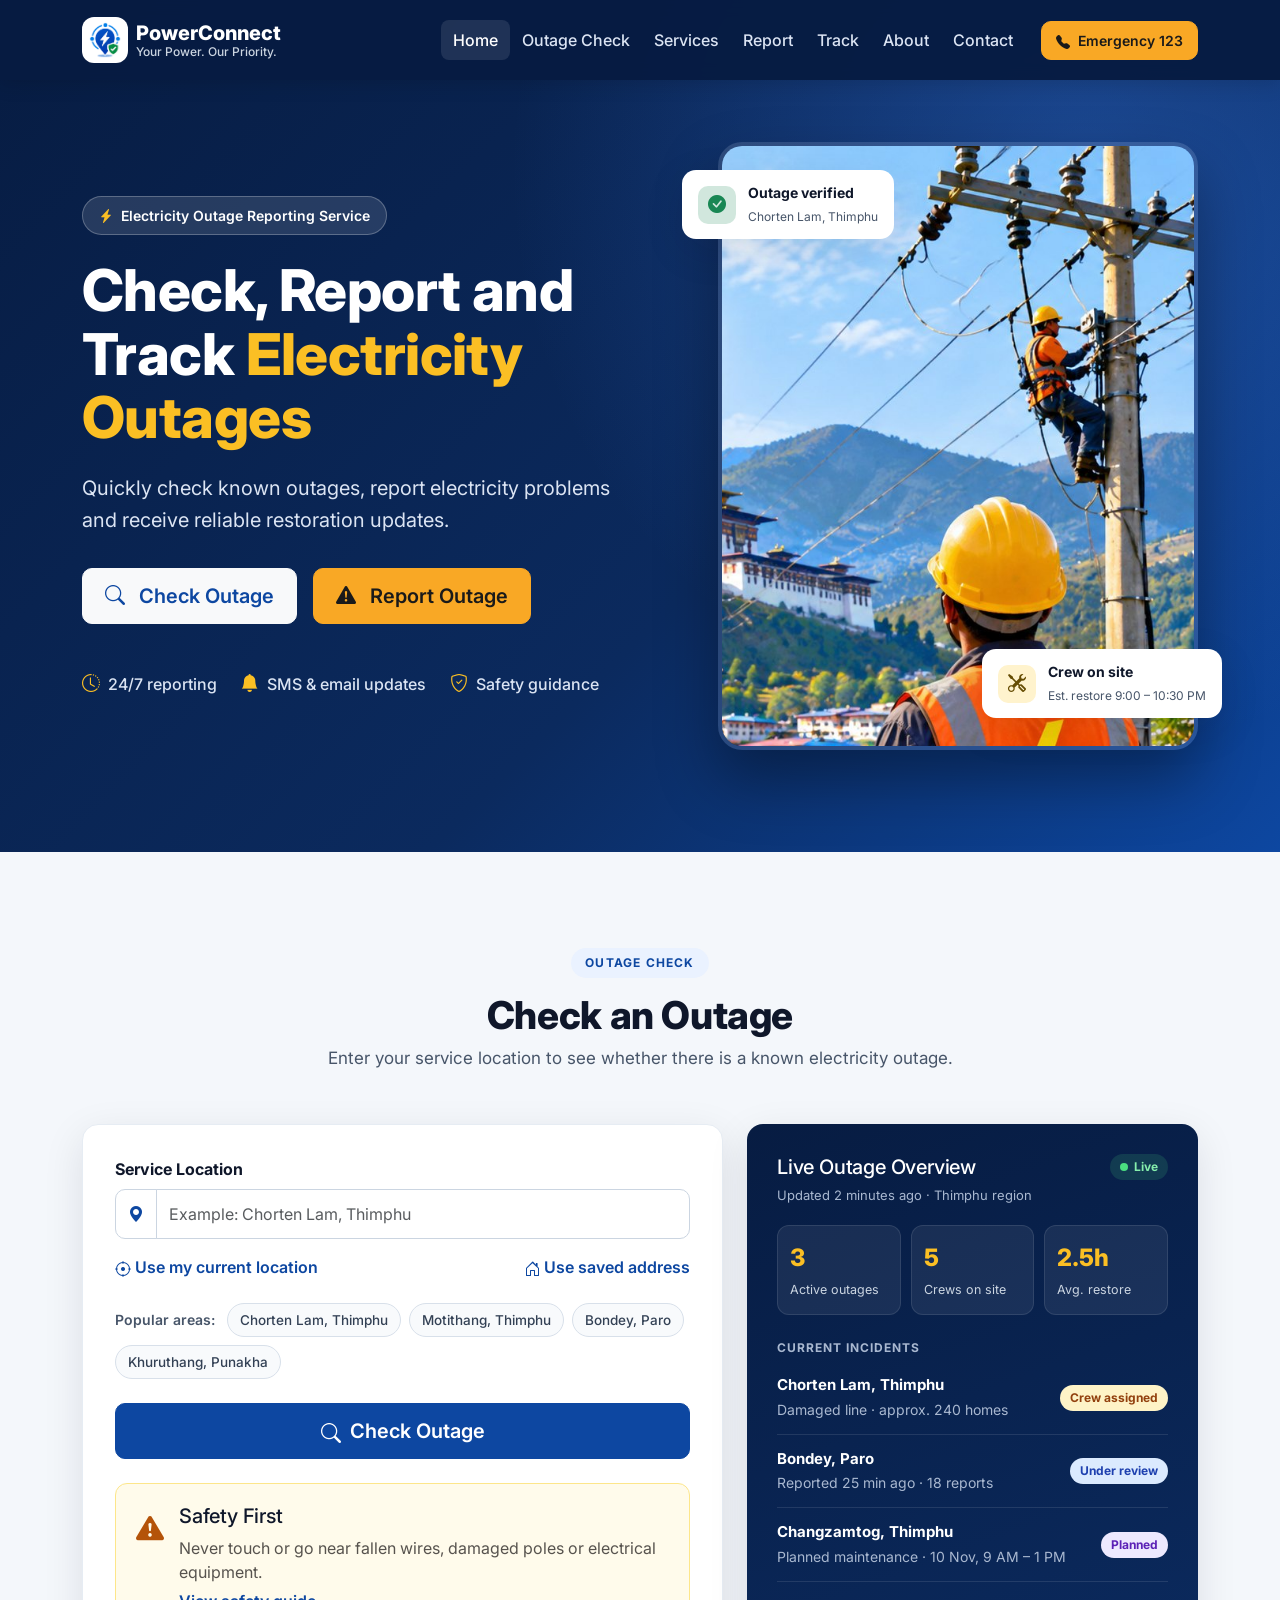
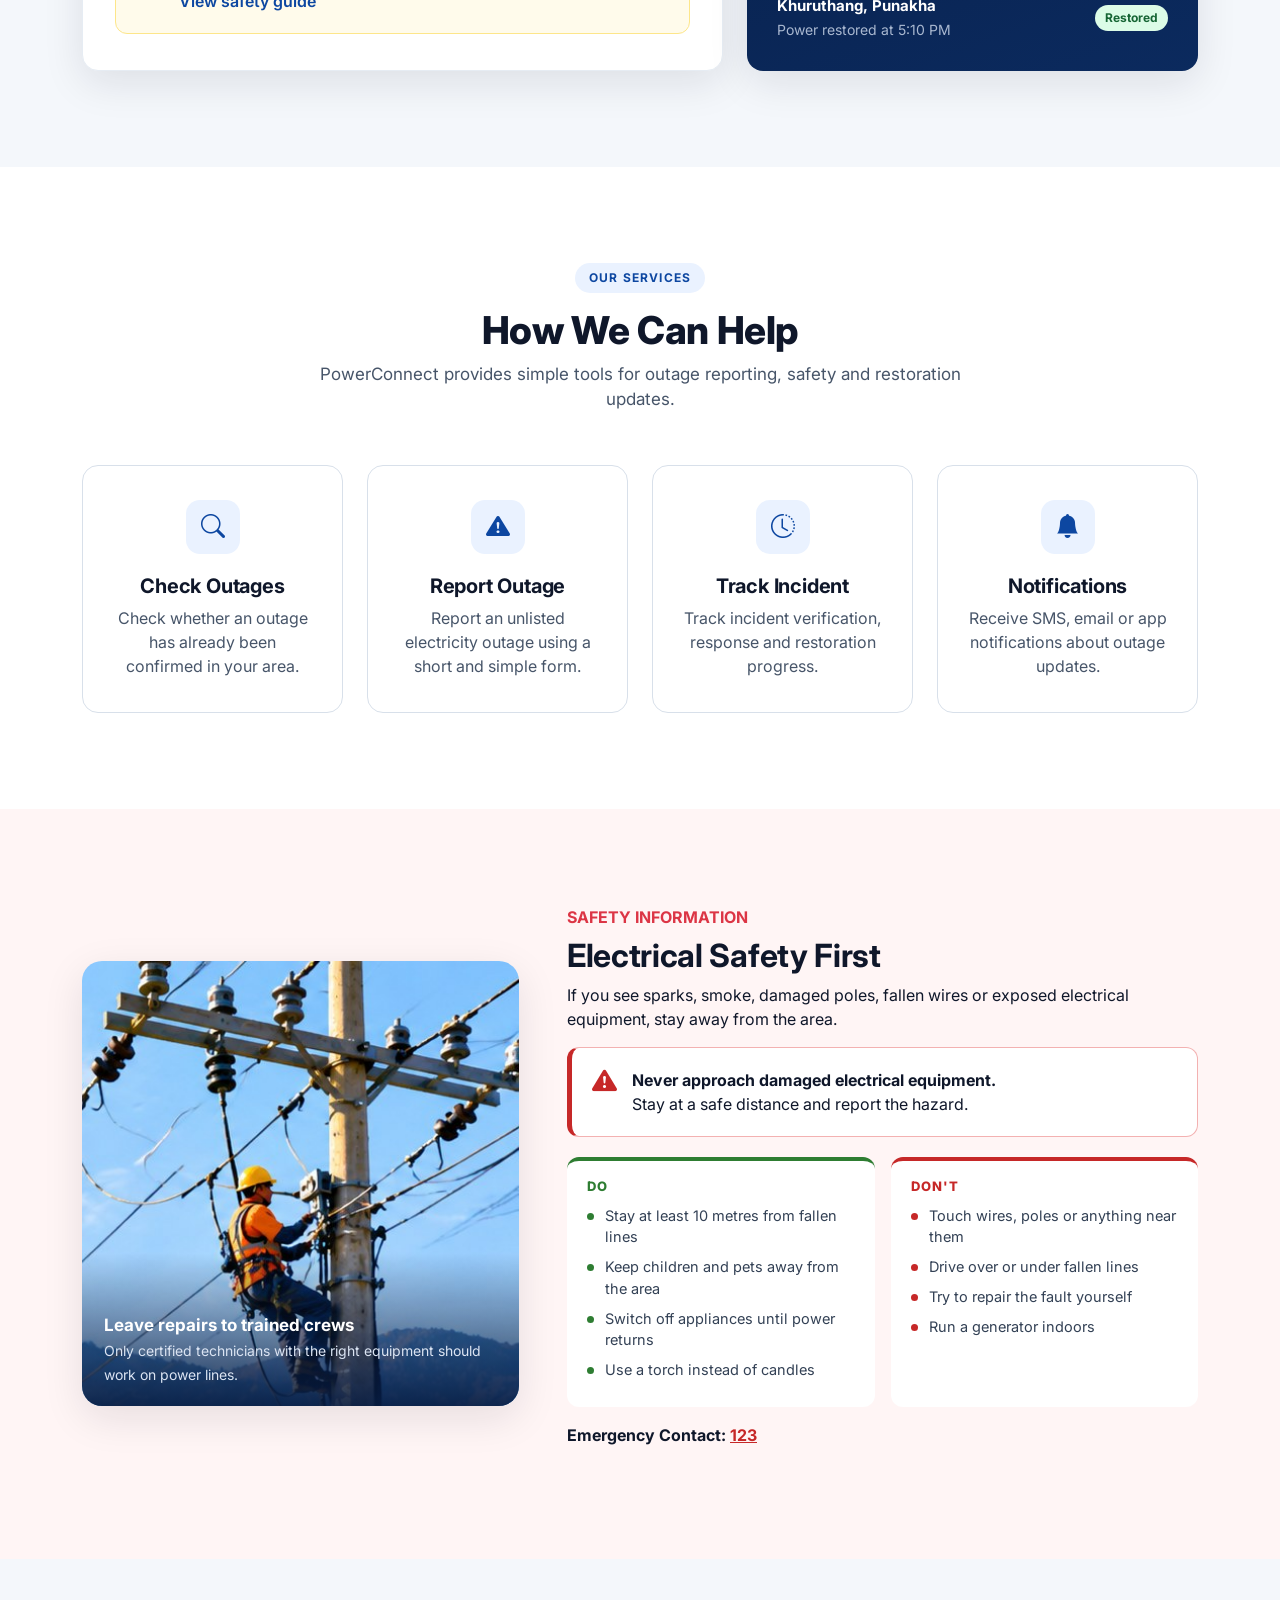
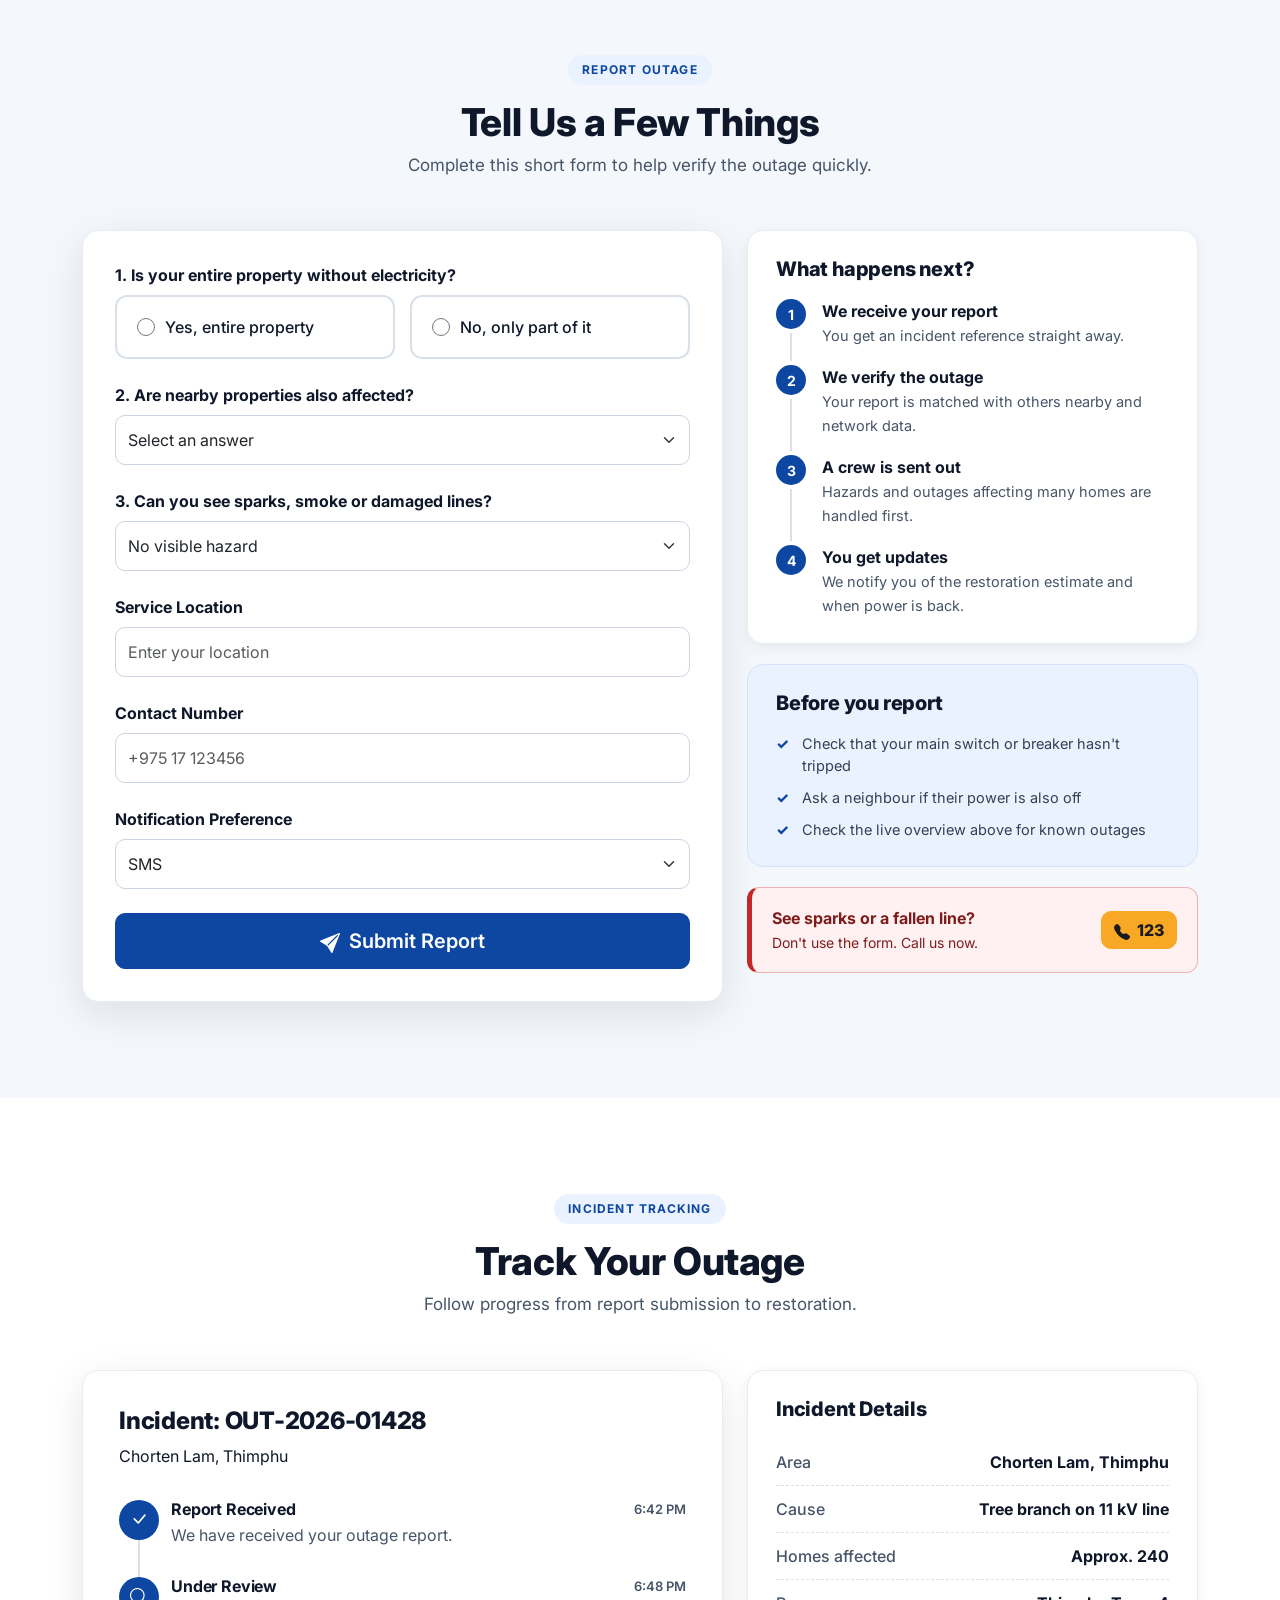
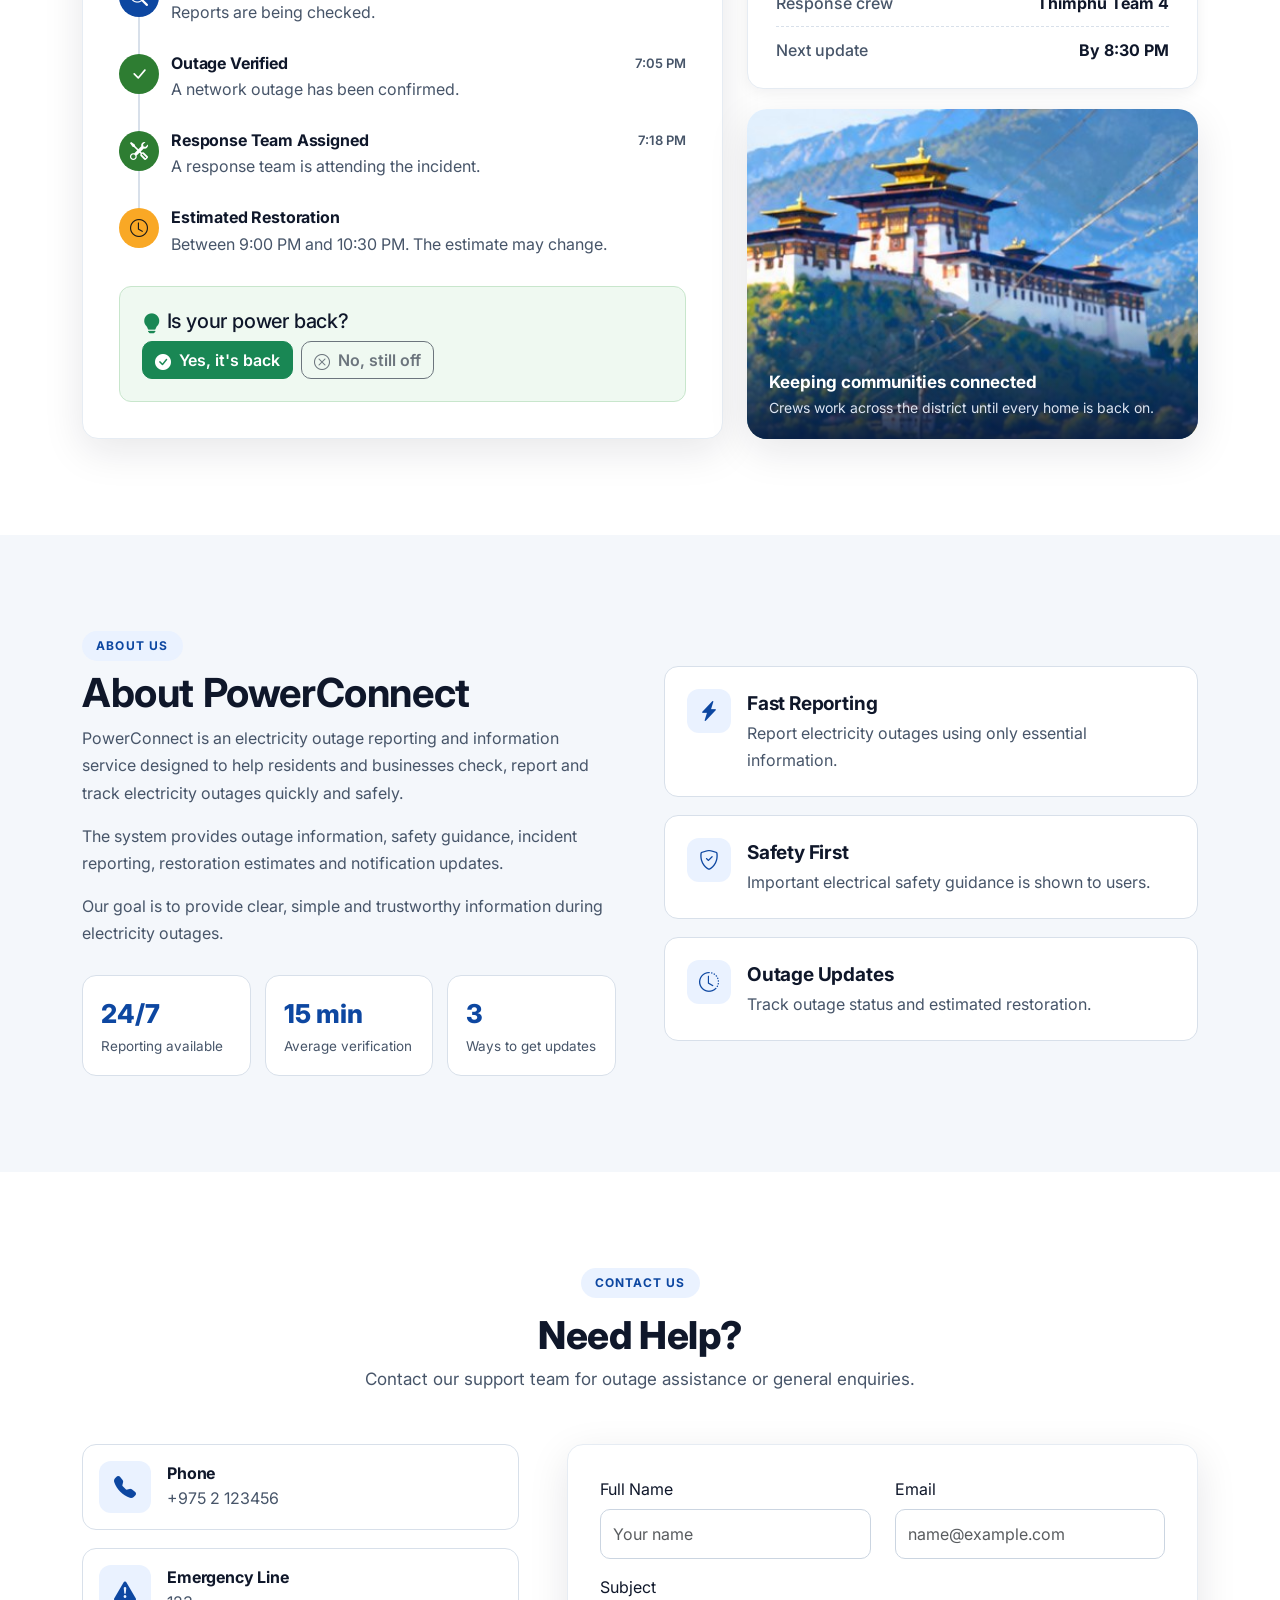
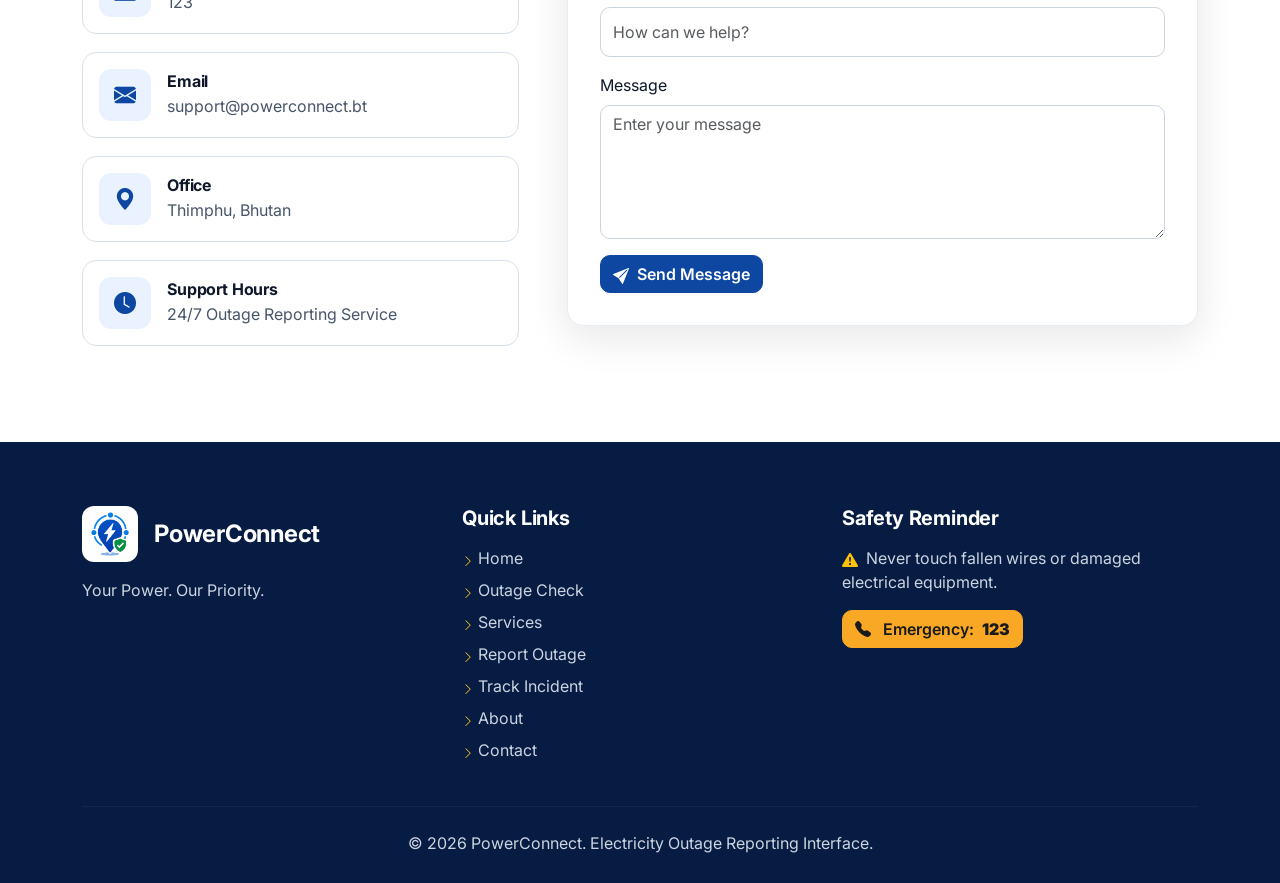
<file: Case Study/index.html>
<!DOCTYPE html>
<html lang="en">
<head>
    <meta charset="UTF-8">
    <meta name="viewport" content="width=device-width, initial-scale=1.0">

    <title>PowerConnect - Electricity Outage Reporting</title>

    <!-- Bootstrap CSS -->
    <link href="https://cdn.jsdelivr.net/npm/bootstrap@5.3.3/dist/css/bootstrap.min.css"
          rel="stylesheet">

    <!-- Bootstrap Icons -->
    <link rel="stylesheet"
          href="https://cdn.jsdelivr.net/npm/bootstrap-icons@1.11.3/font/bootstrap-icons.css">

    <!-- Font -->
    <link rel="preconnect" href="https://fonts.googleapis.com">
    <link rel="preconnect" href="https://fonts.gstatic.com" crossorigin>
    <link href="https://fonts.googleapis.com/css2?family=Inter:wght@400;500;600;700;800&display=swap"
          rel="stylesheet">

    <!-- Custom CSS -->
    <link rel="stylesheet" href="css/style.css">
</head>

<body>

<!-- ================= NAVBAR ================= -->

<nav class="navbar navbar-expand-lg navbar-dark fixed-top">
    <div class="container">

        <a class="navbar-brand d-flex align-items-center gap-2" href="#home">
            <span class="brand-mark">
                <img src="image/logo-mark.png" alt="" class="header_logo">
            </span>
            <span class="brand-text">
                <strong>PowerConnect</strong>
                <small class="d-block">Your Power. Our Priority.</small>
            </span>
        </a>

        <button class="navbar-toggler"
                type="button"
                data-bs-toggle="collapse"
                data-bs-target="#mainNavbar"
                aria-controls="mainNavbar"
                aria-expanded="false"
                aria-label="Toggle navigation">
            <i class="bi bi-list"></i>
        </button>

        <div class="collapse navbar-collapse" id="mainNavbar">

            <ul class="navbar-nav ms-auto align-items-lg-center">

                <li class="nav-item">
                    <a class="nav-link" href="#home">Home</a>
                </li>

                <li class="nav-item">
                    <a class="nav-link" href="#outage">Outage Check</a>
                </li>

                <li class="nav-item">
                    <a class="nav-link" href="#services">Services</a>
                </li>

                <li class="nav-item">
                    <a class="nav-link" href="#report">Report</a>
                </li>

                <li class="nav-item">
                    <a class="nav-link" href="#track">Track</a>
                </li>

                <li class="nav-item">
                    <a class="nav-link" href="#about">About</a>
                </li>

                <li class="nav-item">
                    <a class="nav-link" href="#contact">Contact</a>
                </li>

                <li class="nav-item ms-lg-3 mt-2 mt-lg-0">
                    <a class="btn btn-warning btn-sm nav-cta" href="tel:123">
                        <i class="bi bi-telephone-fill"></i>
                        Emergency 123
                    </a>
                </li>

            </ul>

        </div>

    </div>
</nav>


<!-- ================= HERO ================= -->

<section id="home" class="hero-section">

    <div class="container">

        <div class="row align-items-center g-5 hero-row">

            <div class="col-lg-6">

                <span class="hero-badge">
                    <i class="bi bi-lightning-charge-fill"></i>
                    Electricity Outage Reporting Service
                </span>

                <h1 class="mt-4">
                    Check, Report and Track
                    <span class="text-accent">Electricity Outages</span>
                </h1>

                <p class="hero-lead">
                    Quickly check known outages, report electricity
                    problems and receive reliable restoration updates.
                </p>

                <div class="d-flex flex-wrap gap-3">
                    <a href="#outage" class="btn btn-light btn-lg hero-btn">
                        <i class="bi bi-search"></i>
                        Check Outage
                    </a>

                    <a href="#report" class="btn btn-warning btn-lg hero-btn">
                        <i class="bi bi-exclamation-triangle-fill"></i>
                        Report Outage
                    </a>
                </div>

                <ul class="hero-points list-unstyled d-flex flex-wrap gap-4 mt-5 mb-0">
                    <li><i class="bi bi-clock-history"></i> 24/7 reporting</li>
                    <li><i class="bi bi-bell-fill"></i> SMS &amp; email updates</li>
                    <li><i class="bi bi-shield-check"></i> Safety guidance</li>
                </ul>

            </div>

            <div class="col-lg-6">

                <div class="hero-visual">

                    <img src="image/hero-photo.jpg"
                         alt="Line technician repairing a power pole near a dzong in Thimphu"
                         class="hero-photo">

                    <div class="hero-chip hero-chip-top">
                        <span class="chip-icon bg-success-subtle text-success">
                            <i class="bi bi-check-circle-fill"></i>
                        </span>
                        <div>
                            <strong>Outage verified</strong>
                            <small>Chorten Lam, Thimphu</small>
                        </div>
                    </div>

                    <div class="hero-chip hero-chip-bottom">
                        <span class="chip-icon bg-warning-subtle text-warning-emphasis">
                            <i class="bi bi-tools"></i>
                        </span>
                        <div>
                            <strong>Crew on site</strong>
                            <small>Est. restore 9:00 – 10:30 PM</small>
                        </div>
                    </div>

                </div>

            </div>

        </div>

    </div>

</section>


<!-- ================= OUTAGE CHECK ================= -->

<section id="outage" class="section-light">

    <div class="container">

        <div class="section-title">

            <span>OUTAGE CHECK</span>

            <h2>Check an Outage</h2>

            <p>
                Enter your service location to see whether there is
                a known electricity outage.
            </p>

        </div>

        <div class="row g-4">

            <div class="col-lg-7">

                <div class="main-card h-100">

                    <label class="form-label fw-bold">
                        Service Location
                    </label>

                    <div class="input-group mb-3">

                        <span class="input-group-text">
                            <i class="bi bi-geo-alt-fill"></i>
                        </span>

                        <input type="text"
                               id="locationInput"
                               class="form-control"
                               placeholder="Example: Chorten Lam, Thimphu">

                    </div>

                    <div class="location-links">

                        <a href="#">
                            <i class="bi bi-crosshair"></i>
                            Use my current location
                        </a>

                        <a href="#">
                            <i class="bi bi-house-door"></i>
                            Use saved address
                        </a>

                    </div>

                    <div class="quick-areas mt-4">
                        <span>Popular areas:</span>
                        <button type="button" class="area-chip" onclick="locationInput.value=this.textContent">Chorten Lam, Thimphu</button>
                        <button type="button" class="area-chip" onclick="locationInput.value=this.textContent">Motithang, Thimphu</button>
                        <button type="button" class="area-chip" onclick="locationInput.value=this.textContent">Bondey, Paro</button>
                        <button type="button" class="area-chip" onclick="locationInput.value=this.textContent">Khuruthang, Punakha</button>
                    </div>

                    <button onclick="checkOutage()"
                            class="btn btn-primary btn-lg w-100 mt-4">

                        <i class="bi bi-search"></i>
                        Check Outage

                    </button>

                    <div id="outageResult"
                         class="outage-result mt-4">
                    </div>

                    <div class="safety-box mt-4">

                        <div class="safety-icon">
                            <i class="bi bi-exclamation-triangle-fill"></i>
                        </div>

                        <div>

                            <h5>Safety First</h5>

                            <p>
                                Never touch or go near fallen wires,
                                damaged poles or electrical equipment.
                            </p>

                            <a href="#safety">
                                View safety guide
                            </a>

                        </div>

                    </div>

                </div>

            </div>

            <div class="col-lg-5">

                <div class="live-panel h-100">

                    <div class="d-flex justify-content-between align-items-center">
                        <h5 class="mb-0">Live Outage Overview</h5>
                        <span class="live-pill"><span class="live-dot"></span> Live</span>
                    </div>

                    <p class="live-updated">Updated 2 minutes ago · Thimphu region</p>

                    <div class="stat-grid">
                        <div>
                            <strong>3</strong>
                            <span>Active outages</span>
                        </div>
                        <div>
                            <strong>5</strong>
                            <span>Crews on site</span>
                        </div>
                        <div>
                            <strong>2.5h</strong>
                            <span>Avg. restore</span>
                        </div>
                    </div>

                    <h6 class="live-subtitle">Current incidents</h6>

                    <ul class="outage-list">
                        <li>
                            <div>
                                <strong>Chorten Lam, Thimphu</strong>
                                <small>Damaged line · approx. 240 homes</small>
                            </div>
                            <span class="state state-crew">Crew assigned</span>
                        </li>
                        <li>
                            <div>
                                <strong>Bondey, Paro</strong>
                                <small>Reported 25 min ago · 18 reports</small>
                            </div>
                            <span class="state state-review">Under review</span>
                        </li>
                        <li>
                            <div>
                                <strong>Changzamtog, Thimphu</strong>
                                <small>Planned maintenance · 10 Nov, 9 AM – 1 PM</small>
                            </div>
                            <span class="state state-planned">Planned</span>
                        </li>
                        <li>
                            <div>
                                <strong>Khuruthang, Punakha</strong>
                                <small>Power restored at 5:10 PM</small>
                            </div>
                            <span class="state state-restored">Restored</span>
                        </li>
                    </ul>

                </div>

            </div>

        </div>

    </div>

</section>


<!-- ================= SERVICES ================= -->

<section id="services">

    <div class="container">

        <div class="section-title">

            <span>OUR SERVICES</span>

            <h2>How We Can Help</h2>

            <p>
                PowerConnect provides simple tools for outage reporting,
                safety and restoration updates.
            </p>

        </div>

        <div class="row g-4">

            <div class="col-md-6 col-lg-3">

                <div class="service-card">

                    <div class="service-icon">
                        <i class="bi bi-search"></i>
                    </div>

                    <h4>Check Outages</h4>

                    <p>
                        Check whether an outage has already been confirmed
                        in your area.
                    </p>

                </div>

            </div>

            <div class="col-md-6 col-lg-3">

                <div class="service-card">

                    <div class="service-icon">
                        <i class="bi bi-exclamation-triangle-fill"></i>
                    </div>

                    <h4>Report Outage</h4>

                    <p>
                        Report an unlisted electricity outage using
                        a short and simple form.
                    </p>

                </div>

            </div>

            <div class="col-md-6 col-lg-3">

                <div class="service-card">

                    <div class="service-icon">
                        <i class="bi bi-clock-history"></i>
                    </div>

                    <h4>Track Incident</h4>

                    <p>
                        Track incident verification, response and
                        restoration progress.
                    </p>

                </div>

            </div>

            <div class="col-md-6 col-lg-3">

                <div class="service-card">

                    <div class="service-icon">
                        <i class="bi bi-bell-fill"></i>
                    </div>

                    <h4>Notifications</h4>

                    <p>
                        Receive SMS, email or app notifications
                        about outage updates.
                    </p>

                </div>

            </div>

        </div>

    </div>

</section>


<!-- ================= SAFETY ================= -->

<section id="safety" class="safety-section">

    <div class="container">

        <div class="row align-items-center g-5">

            <div class="col-lg-5">

                <figure class="photo-card mb-0">
                    <img src="image/lineman.jpg"
                         alt="Line technician in safety gear working on a power pole">
                    <figcaption>
                        <strong>Leave repairs to trained crews</strong>
                        <span>Only certified technicians with the right equipment should work on power lines.</span>
                    </figcaption>
                </figure>

            </div>

            <div class="col-lg-7">

                <span class="text-danger fw-bold">
                    SAFETY INFORMATION
                </span>

                <h2 class="fw-bold mt-2">
                    Electrical Safety First
                </h2>

                <p>
                    If you see sparks, smoke, damaged poles,
                    fallen wires or exposed electrical equipment,
                    stay away from the area.
                </p>

                <div class="safety-warning">

                    <i class="bi bi-exclamation-triangle-fill"></i>

                    <div>

                        <strong>
                            Never approach damaged electrical equipment.
                        </strong>

                        <p class="mb-0">
                            Stay at a safe distance and report the hazard.
                        </p>

                    </div>

                </div>

                <div class="row g-3 mt-1">

                    <div class="col-sm-6">
                        <div class="tip-card tip-do">
                            <h6>Do</h6>
                            <ul>
                                <li>Stay at least 10 metres from fallen lines</li>
                                <li>Keep children and pets away from the area</li>
                                <li>Switch off appliances until power returns</li>
                                <li>Use a torch instead of candles</li>
                            </ul>
                        </div>
                    </div>

                    <div class="col-sm-6">
                        <div class="tip-card tip-dont">
                            <h6>Don't</h6>
                            <ul>
                                <li>Touch wires, poles or anything near them</li>
                                <li>Drive over or under fallen lines</li>
                                <li>Try to repair the fault yourself</li>
                                <li>Run a generator indoors</li>
                            </ul>
                        </div>
                    </div>

                </div>

                <p class="mt-3">
                    <strong>Emergency Contact:</strong>
                    <a href="tel:123">123</a>
                </p>

            </div>

        </div>

    </div>

</section>


<!-- ================= REPORT OUTAGE ================= -->

<section id="report" class="section-light">

    <div class="container">

        <div class="section-title">

            <span>REPORT OUTAGE</span>

            <h2>Tell Us a Few Things</h2>

            <p>
                Complete this short form to help verify the outage quickly.
            </p>

        </div>

        <div class="row g-4">

            <div class="col-lg-7">

                <form id="outageForm"
                      class="main-card">

                    <div class="mb-4">

                        <label class="form-label fw-bold">
                            1. Is your entire property without electricity?
                        </label>

                        <div class="choice-grid">

                            <label class="choice-card">

                                <input type="radio"
                                       name="property"
                                       value="Entire property"
                                       required>

                                <span>
                                    Yes, entire property
                                </span>

                            </label>

                            <label class="choice-card">

                                <input type="radio"
                                       name="property"
                                       value="Part of property">

                                <span>
                                    No, only part of it
                                </span>

                            </label>

                        </div>

                    </div>

                    <div class="mb-4">

                        <label class="form-label fw-bold">
                            2. Are nearby properties also affected?
                        </label>

                        <select class="form-select"
                                id="nearby"
                                required>

                            <option value="">
                                Select an answer
                            </option>

                            <option>
                                Yes, many properties
                            </option>

                            <option>
                                Some properties
                            </option>

                            <option>
                                No
                            </option>

                            <option>
                                Not sure
                            </option>

                        </select>

                    </div>

                    <div class="mb-4">

                        <label class="form-label fw-bold">
                            3. Can you see sparks, smoke or damaged lines?
                        </label>

                        <select class="form-select"
                                id="hazard">

                            <option>
                                No visible hazard
                            </option>

                            <option>
                                Yes, there is an electrical hazard
                            </option>

                            <option>
                                I am not sure
                            </option>

                        </select>

                    </div>

                    <div class="mb-4">

                        <label class="form-label fw-bold">
                            Service Location
                        </label>

                        <input type="text"
                               id="reportLocation"
                               class="form-control"
                               placeholder="Enter your location"
                               required>

                    </div>

                    <div class="mb-4">

                        <label class="form-label fw-bold">
                            Contact Number
                        </label>

                        <input type="tel"
                               class="form-control"
                               placeholder="+975 17 123456"
                               required>

                    </div>

                    <div class="mb-4">

                        <label class="form-label fw-bold">
                            Notification Preference
                        </label>

                        <select class="form-select">

                            <option>SMS</option>
                            <option>Push Notification</option>
                            <option>Email</option>
                            <option>No notification</option>

                        </select>

                    </div>

                    <button type="submit"
                            class="btn btn-primary btn-lg w-100">

                        <i class="bi bi-send-fill"></i>
                        Submit Report

                    </button>

                </form>

                <div id="reportSuccess"
                     class="success-card mt-4 d-none">

                    <div class="success-icon">
                        <i class="bi bi-check-lg"></i>
                    </div>

                    <h3>
                        Your Report Has Been Received!
                    </h3>

                    <p>Incident Reference</p>

                    <h4 id="referenceNumber">
                        OUT-2026-01428
                    </h4>

                    <span class="status-badge">
                        Report Received
                    </span>

                    <p class="mt-3">
                        Our team is reviewing the information.
                        This does not yet confirm a verified outage.
                    </p>

                    <a href="#track"
                       class="btn btn-primary">

                        <i class="bi bi-geo-fill"></i>
                        Track Incident

                    </a>

                </div>

            </div>

            <div class="col-lg-5">

                <div class="side-stack">

                    <div class="side-card">

                        <h5>What happens next?</h5>

                        <ol class="step-list">
                            <li>
                                <strong>We receive your report</strong>
                                <span>You get an incident reference straight away.</span>
                            </li>
                            <li>
                                <strong>We verify the outage</strong>
                                <span>Your report is matched with others nearby and network data.</span>
                            </li>
                            <li>
                                <strong>A crew is sent out</strong>
                                <span>Hazards and outages affecting many homes are handled first.</span>
                            </li>
                            <li>
                                <strong>You get updates</strong>
                                <span>We notify you of the restoration estimate and when power is back.</span>
                            </li>
                        </ol>

                    </div>

                    <div class="side-card side-card-soft">

                        <h5>Before you report</h5>

                        <ul class="check-list">
                            <li>Check that your main switch or breaker hasn't tripped</li>
                            <li>Ask a neighbour if their power is also off</li>
                            <li>Check the live overview above for known outages</li>
                        </ul>

                    </div>

                    <div class="call-card">
                        <div>
                            <strong>See sparks or a fallen line?</strong>
                            <span>Don't use the form. Call us now.</span>
                        </div>
                        <a href="tel:123" class="btn btn-warning">
                            <i class="bi bi-telephone-fill"></i> 123
                        </a>
                    </div>

                </div>

            </div>

        </div>

    </div>

</section>


<!-- ================= TRACK ================= -->

<section id="track">

    <div class="container">

        <div class="section-title">

            <span>INCIDENT TRACKING</span>

            <h2>Track Your Outage</h2>

            <p>
                Follow progress from report submission to restoration.
            </p>

        </div>

        <div class="row g-4">

            <div class="col-lg-7">

                <div class="timeline-card h-100">

                    <h4>
                        Incident: OUT-2026-01428
                    </h4>

                    <p>
                        Chorten Lam, Thimphu
                    </p>

                    <div class="timeline">

                        <div class="timeline-item active">

                            <div class="timeline-dot">
                                <i class="bi bi-check-lg"></i>
                            </div>

                            <div>

                                <h5>Report Received</h5>

                                <p>
                                    We have received your outage report.
                                </p>

                            </div>

                            <span>6:42 PM</span>

                        </div>

                        <div class="timeline-item active">

                            <div class="timeline-dot">
                                <i class="bi bi-search"></i>
                            </div>

                            <div>

                                <h5>Under Review</h5>

                                <p>
                                    Reports are being checked.
                                </p>

                            </div>

                            <span>6:48 PM</span>

                        </div>

                        <div class="timeline-item verified">

                            <div class="timeline-dot">
                                <i class="bi bi-check-lg"></i>
                            </div>

                            <div>

                                <h5>Outage Verified</h5>

                                <p>
                                    A network outage has been confirmed.
                                </p>

                            </div>

                            <span>7:05 PM</span>

                        </div>

                        <div class="timeline-item verified">

                            <div class="timeline-dot">
                                <i class="bi bi-tools"></i>
                            </div>

                            <div>

                                <h5>Response Team Assigned</h5>

                                <p>
                                    A response team is attending the incident.
                                </p>

                            </div>

                            <span>7:18 PM</span>

                        </div>

                        <div class="timeline-item estimated">

                            <div class="timeline-dot">
                                <i class="bi bi-clock"></i>
                            </div>

                            <div>

                                <h5>Estimated Restoration</h5>

                                <p>
                                    Between 9:00 PM and 10:30 PM.
                                    The estimate may change.
                                </p>

                            </div>

                        </div>

                    </div>

                    <div class="power-back">

                        <h5><i class="bi bi-lightbulb-fill text-success"></i> Is your power back?</h5>

                        <div class="d-flex flex-wrap gap-2">
                            <button class="btn btn-success">
                                <i class="bi bi-check-circle-fill"></i>
                                Yes, it's back
                            </button>

                            <button class="btn btn-outline-secondary">
                                <i class="bi bi-x-circle"></i>
                                No, still off
                            </button>
                        </div>

                    </div>

                </div>

            </div>

            <div class="col-lg-5">

                <div class="side-stack h-100">

                    <div class="side-card">

                        <h5>Incident Details</h5>

                        <dl class="detail-list">
                            <div>
                                <dt>Area</dt>
                                <dd>Chorten Lam, Thimphu</dd>
                            </div>
                            <div>
                                <dt>Cause</dt>
                                <dd>Tree branch on 11 kV line</dd>
                            </div>
                            <div>
                                <dt>Homes affected</dt>
                                <dd>Approx. 240</dd>
                            </div>
                            <div>
                                <dt>Response crew</dt>
                                <dd>Thimphu Team 4</dd>
                            </div>
                            <div>
                                <dt>Next update</dt>
                                <dd>By 8:30 PM</dd>
                            </div>
                        </dl>

                    </div>

                    <figure class="photo-card photo-card-wide mb-0 flex-grow-1">
                        <img src="image/dzong.jpg"
                             alt="Dzong on a forested hillside with power lines in the foreground">
                        <figcaption>
                            <strong>Keeping communities connected</strong>
                            <span>Crews work across the district until every home is back on.</span>
                        </figcaption>
                    </figure>

                </div>

            </div>

        </div>

    </div>

</section>


<!-- ================= ABOUT ================= -->

<section id="about" class="section-light">

    <div class="container">

        <div class="row align-items-center g-5">

            <div class="col-lg-6">

                <span class="section-label">
                    ABOUT US
                </span>

                <h2 class="display-6 fw-bold mt-2">
                    About PowerConnect
                </h2>

                <p>
                    PowerConnect is an electricity outage reporting
                    and information service designed to help residents
                    and businesses check, report and track electricity
                    outages quickly and safely.
                </p>

                <p>
                    The system provides outage information, safety guidance,
                    incident reporting, restoration estimates and
                    notification updates.
                </p>

                <p>
                    Our goal is to provide clear, simple and trustworthy
                    information during electricity outages.
                </p>

                <div class="about-stats">
                    <div>
                        <strong>24/7</strong>
                        <span>Reporting available</span>
                    </div>
                    <div>
                        <strong>15 min</strong>
                        <span>Average verification</span>
                    </div>
                    <div>
                        <strong>3</strong>
                        <span>Ways to get updates</span>
                    </div>
                </div>

            </div>

            <div class="col-lg-6">

                <div class="about-card">

                    <div>

                        <i class="bi bi-lightning-charge-fill"></i>

                        <h4>Fast Reporting</h4>

                        <p>
                            Report electricity outages using only
                            essential information.
                        </p>

                    </div>

                    <div>

                        <i class="bi bi-shield-check"></i>

                        <h4>Safety First</h4>

                        <p>
                            Important electrical safety guidance is
                            shown to users.
                        </p>

                    </div>

                    <div>

                        <i class="bi bi-clock-history"></i>

                        <h4>Outage Updates</h4>

                        <p>
                            Track outage status and estimated restoration.
                        </p>

                    </div>

                </div>

            </div>

        </div>

    </div>

</section>


<!-- ================= CONTACT ================= -->

<section id="contact">

    <div class="container">

        <div class="section-title">

            <span>CONTACT US</span>

            <h2>Need Help?</h2>

            <p>
                Contact our support team for outage assistance
                or general enquiries.
            </p>

        </div>

        <div class="row g-5">

            <div class="col-lg-5">

                <div class="contact-info">

                    <div class="contact-item">

                        <div class="contact-icon">
                            <i class="bi bi-telephone-fill"></i>
                        </div>

                        <div>

                            <h5>Phone</h5>

                            <p>
                                +975 2 123456
                            </p>

                        </div>

                    </div>

                    <div class="contact-item">

                        <div class="contact-icon">
                            <i class="bi bi-exclamation-triangle-fill"></i>
                        </div>

                        <div>

                            <h5>Emergency Line</h5>

                            <p>123</p>

                        </div>

                    </div>

                    <div class="contact-item">

                        <div class="contact-icon">
                            <i class="bi bi-envelope-fill"></i>
                        </div>

                        <div>

                            <h5>Email</h5>

                            <p>
                                support@powerconnect.bt
                            </p>

                        </div>

                    </div>

                    <div class="contact-item">

                        <div class="contact-icon">
                            <i class="bi bi-geo-alt-fill"></i>
                        </div>

                        <div>

                            <h5>Office</h5>

                            <p>
                                Thimphu, Bhutan
                            </p>

                        </div>

                    </div>

                    <div class="contact-item">

                        <div class="contact-icon">
                            <i class="bi bi-clock-fill"></i>
                        </div>

                        <div>

                            <h5>Support Hours</h5>

                            <p>
                                24/7 Outage Reporting Service
                            </p>

                        </div>

                    </div>

                </div>

            </div>

            <div class="col-lg-7">

                <form id="contactForm"
                      class="main-card">

                    <div class="row">

                        <div class="col-md-6 mb-3">

                            <label class="form-label">
                                Full Name
                            </label>

                            <input type="text"
                                   class="form-control"
                                   placeholder="Your name"
                                   required>

                        </div>

                        <div class="col-md-6 mb-3">

                            <label class="form-label">
                                Email
                            </label>

                            <input type="email"
                                   class="form-control"
                                   placeholder="name@example.com"
                                   required>

                        </div>

                    </div>

                    <div class="mb-3">

                        <label class="form-label">
                            Subject
                        </label>

                        <input type="text"
                               class="form-control"
                               placeholder="How can we help?"
                               required>

                    </div>

                    <div class="mb-3">

                        <label class="form-label">
                            Message
                        </label>

                        <textarea rows="5"
                                  class="form-control"
                                  placeholder="Enter your message"
                                  required></textarea>

                    </div>

                    <button type="submit"
                            class="btn btn-primary">

                        <i class="bi bi-send-fill"></i>
                        Send Message

                    </button>

                    <div id="contactSuccess"
                         class="alert alert-success mt-3 d-none">

                        Thank you. Your message has been submitted.

                    </div>

                </form>

            </div>

        </div>

    </div>

</section>


<!-- ================= FOOTER ================= -->

<footer>

    <div class="container">

        <div class="row g-4">

            <div class="col-md-4">

                <div class="d-flex align-items-center mb-3">

                    <span class="brand-mark brand-mark-lg">
                        <img src="image/logo-mark.png" alt="" class="footer-logo">
                    </span>

                    <h4 class="ms-3 mb-0 fw-bold">
                        PowerConnect
                    </h4>

                </div>

                <p>
                    Your Power. Our Priority.
                </p>

            </div>

            <div class="col-md-4">

                <h5>Quick Links</h5>

                <a href="#home"><i class="bi bi-chevron-right"></i> Home</a>
                <a href="#outage"><i class="bi bi-chevron-right"></i> Outage Check</a>
                <a href="#services"><i class="bi bi-chevron-right"></i> Services</a>
                <a href="#report"><i class="bi bi-chevron-right"></i> Report Outage</a>
                <a href="#track"><i class="bi bi-chevron-right"></i> Track Incident</a>
                <a href="#about"><i class="bi bi-chevron-right"></i> About</a>
                <a href="#contact"><i class="bi bi-chevron-right"></i> Contact</a>

            </div>

            <div class="col-md-4">

                <h5>Safety Reminder</h5>

                <p>
                    <i class="bi bi-exclamation-triangle-fill text-warning me-1"></i>
                    Never touch fallen wires or damaged electrical equipment.
                </p>

                <a href="tel:123" class="btn btn-warning d-inline-flex align-items-center gap-2 footer-emergency">
                    <i class="bi bi-telephone-fill"></i>
                    Emergency: <strong>123</strong>
                </a>

            </div>

        </div>

        <hr>

        <p class="text-center mb-0">
            © 2026 PowerConnect. Electricity Outage Reporting Interface.
        </p>

    </div>

</footer>


<!-- Bootstrap JavaScript -->
<script src="https://cdn.jsdelivr.net/npm/bootstrap@5.3.3/dist/js/bootstrap.bundle.min.js"></script>

<!-- Custom JavaScript -->
<script src="js/script.js"></script>

</body>
</html>
</file>
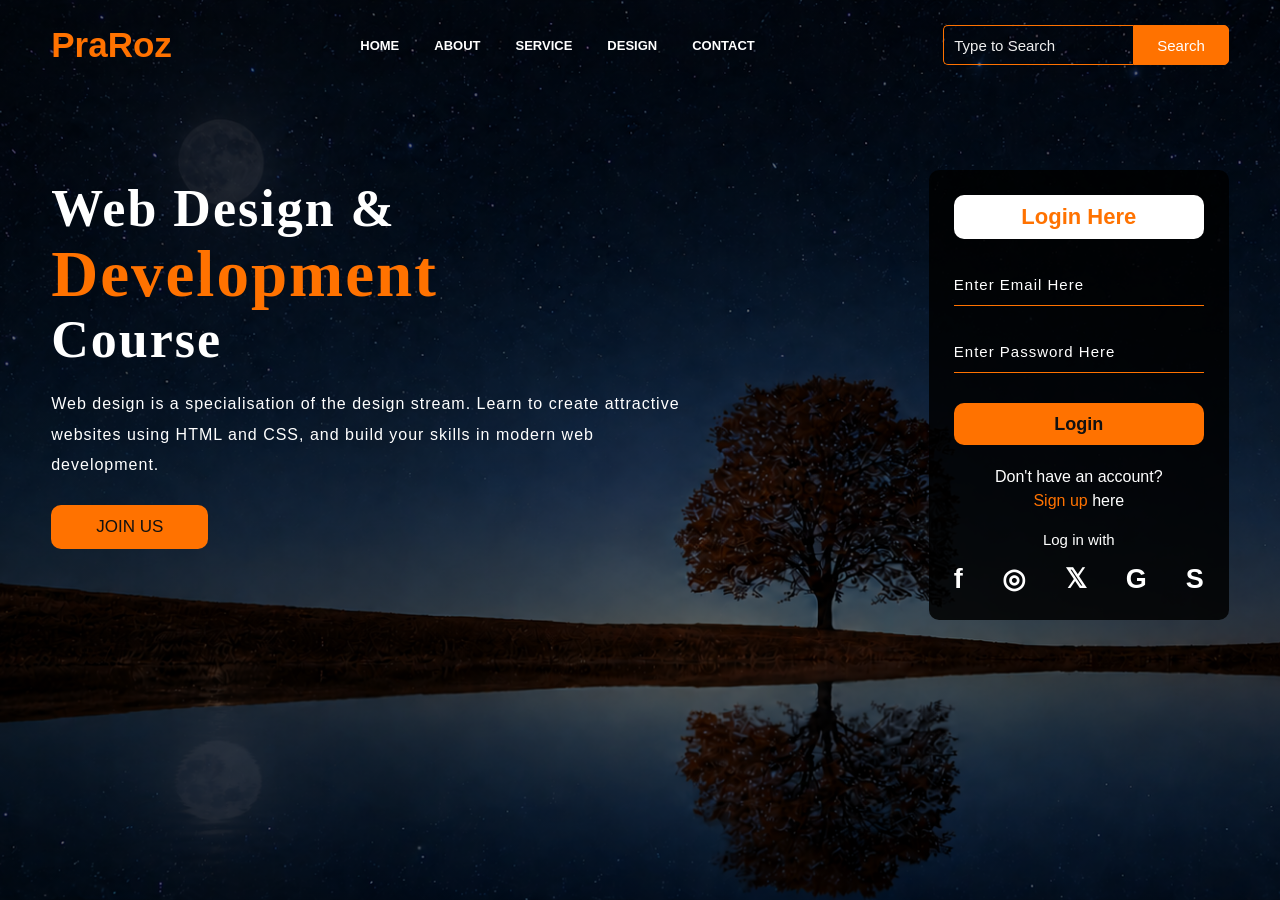
<file: Tree moon project/Index.html>
<!DOCTYPE html>
<html lang="en">
<head>
    <meta charset="UTF-8">
    <meta name="viewport" content="width=device-width, initial-scale=1.0">
    <title>Webpage Design</title>
    <link rel="stylesheet" href="style.css">
</head>
<body>
    <main class="main">
        <header class="navbar">
            <a class="logo" href="#">PraRoz</a>

            <nav aria-label="Main navigation">
                <a href="#">HOME</a>
                <a href="#about">ABOUT</a>
                <a href="#service">SERVICE</a>
                <a href="#design">DESIGN</a>
                <a href="#contact">CONTACT</a>
            </nav>

            <form class="search" role="search">
                <input
                    type="search"
                    name="search"
                    placeholder="Type to Search"
                    aria-label="Search website"
                >
                <button type="submit">Search</button>
            </form>
        </header>

        <section class="content">
            <div class="introduction">
                <h1>
                    Web Design &amp;<br>
                    <span>Development</span><br>
                    Course
                </h1>

                <p>
                    Web design is a specialisation of the design stream.
                    Learn to create attractive websites using HTML and CSS,
                    and build your skills in modern web development.
                </p>

                <a href="#login" class="join-button">JOIN US</a>
            </div>

            <form class="login-card" id="login">
                <h2>Login Here</h2>

                <label class="sr-only" for="email">Email address</label>
                <input
                    id="email"
                    type="email"
                    name="email"
                    placeholder="Enter Email Here"
                    autocomplete="email"
                    required
                >

                <label class="sr-only" for="password">Password</label>
                <input
                    id="password"
                    type="password"
                    name="password"
                    placeholder="Enter Password Here"
                    autocomplete="current-password"
                    required
                >

                <button class="login-button" type="submit">Login</button>

                <p class="signup">
                    Don't have an account?<br>
                    <a href="#signup">Sign up</a> here
                </p>

                <p class="social-heading">Log in with</p>

                <div class="social-icons" aria-label="Social platforms">
                    <span title="Facebook">f</span>
                    <span title="Instagram">◎</span>
                    <span title="Twitter">𝕏</span>
                    <span title="Google">G</span>
                    <span title="Skype">S</span>
                </div>

                <p id="login-message" role="status"></p>
            </form>
        </section>
    </main>

    <script>
        // Demonstration only: real login requires a backend.
        document.querySelector(".login-card").addEventListener(
            "submit",
            function (event) {
                event.preventDefault();

                document.getElementById("login-message").textContent =
                    "Demo only. Connect a backend to enable login.";
            }
        );

        document.querySelector(".search").addEventListener(
            "submit",
            function (event) {
                event.preventDefault();

                const query = this.elements.search.value.trim();

                if (query) {
                    alert("You searched for: " + query);
                }
            }
        );
    </script>
</body>
</html>
</file>
<file: Case Study/css/style.css>
/* =========================
   GLOBAL
========================= */

:root {
    --primary: #0d47a1;
    --primary-dark: #073375;
    --primary-light: #eaf2ff;
    --navy: #071c42;
    --navy-2: #0b2a5e;
    --accent: #fbbf24;
    --success: #2e7d32;
    --warning: #f9a825;
    --danger: #c62828;
    --dark: #0f172a;
    --text: #475569;
    --light: #f5f7fa;
    --border: #d8e0ea;
    --radius: 16px;
    --shadow-sm: 0 4px 14px rgba(15, 23, 42, .06);
    --shadow: 0 12px 40px rgba(15, 23, 42, .10);
}

* {
    box-sizing: border-box;
}

html {
    scroll-behavior: smooth;
    scroll-padding-top: 84px; /* keep anchors clear of the fixed navbar */
}

body {
    margin: 0;
    font-family: "Inter", system-ui, -apple-system, "Segoe UI", Arial, sans-serif;
    color: var(--dark);
    background: white;
    -webkit-font-smoothing: antialiased;
}

h1, h2, h3, h4, h5 {
    letter-spacing: -0.01em;
}

section {
    padding: 96px 0;
}

.section-light {
    background: #f4f7fb;
}

.bi {
    line-height: 1;
    vertical-align: -0.125em;
}

:focus-visible {
    outline: 3px solid var(--accent);
    outline-offset: 2px;
}


/* =========================
   NAVBAR
========================= */

.navbar {
    background: rgba(7, 28, 66, .96);
    backdrop-filter: blur(8px);
    padding: 12px 0;
    box-shadow: 0 2px 20px rgba(0, 0, 0, .15);
}

.navbar-brand {
    color: white !important;
    line-height: 1.15;
}

.brand-mark {
    display: inline-flex;
    align-items: center;
    justify-content: center;
    width: 46px;
    height: 46px;
    flex-shrink: 0;
    background: white;
    border-radius: 12px;
    padding: 5px;
}

.brand-mark-lg {
    width: 56px;
    height: 56px;
}

.header_logo,
.footer-logo {
    width: 100%;
    height: 100%;
    object-fit: contain;
}

.brand-text strong {
    font-size: 20px;
    font-weight: 800;
    color: white;
}

.brand-text small {
    font-size: 12px;
    color: #cbd5e1;
    font-weight: 500;
}

.navbar-toggler {
    color: white;
    border: 1px solid rgba(255, 255, 255, .35);
    font-size: 26px;
    padding: 4px 10px;
}

.navbar-toggler:focus {
    box-shadow: 0 0 0 3px rgba(251, 191, 36, .5);
}

.nav-link {
    color: #dbe4f3 !important;
    font-weight: 500;
    padding: 8px 12px !important;
    border-radius: 8px;
}

.nav-link:hover,
.nav-link.active {
    color: white !important;
    background: rgba(255, 255, 255, .1);
}

.nav-cta {
    font-weight: 700;
    padding: 8px 14px;
}


/* =========================
   HERO
========================= */

.hero-section {
    position: relative;
    overflow: hidden;
    padding: 140px 0 100px;
    background:
        radial-gradient(circle at 85% 20%, rgba(59, 130, 246, .35), transparent 45%),
        linear-gradient(135deg, var(--navy) 0%, var(--navy-2) 60%, #0d47a1 100%);
    color: white;
}

.hero-row {
    min-height: calc(100vh - 240px);
}

.hero-badge {
    display: inline-flex;
    align-items: center;
    gap: 8px;
    padding: 8px 16px;
    background: rgba(255, 255, 255, .12);
    color: white;
    border: 1px solid rgba(255, 255, 255, .25);
    border-radius: 999px;
    font-size: 14px;
    font-weight: 600;
}

.hero-badge .bi {
    color: var(--accent);
}

.hero-section h1 {
    color: white;
    font-size: clamp(2.25rem, 4.5vw, 3.6rem);
    font-weight: 800;
    line-height: 1.1;
    max-width: 640px;
}

.text-accent {
    color: var(--accent);
}

.hero-lead {
    color: #dbe4f3;
    font-size: clamp(1.05rem, 1.6vw, 1.25rem);
    line-height: 1.6;
    max-width: 540px;
    margin: 22px 0 32px;
}

.hero-btn {
    display: inline-flex;
    align-items: center;
    gap: 10px;
    font-weight: 700;
    padding: 14px 26px;
    border-radius: 12px;
}

.btn-light.hero-btn {
    color: var(--primary);
}

.hero-points li {
    display: flex;
    align-items: center;
    gap: 8px;
    color: #dbe4f3;
    font-weight: 500;
}

.hero-points .bi {
    color: var(--accent);
    font-size: 18px;
}

.hero-visual {
    position: relative;
    max-width: 480px;
    margin-left: auto;
}

.hero-photo {
    display: block;
    width: 100%;
    aspect-ratio: 600 / 760;
    object-fit: cover;
    border-radius: 24px;
    box-shadow: 0 30px 60px rgba(0, 0, 0, .35);
    border: 4px solid rgba(255, 255, 255, .12);
}

.hero-chip {
    position: absolute;
    display: flex;
    align-items: center;
    gap: 12px;
    background: white;
    color: var(--dark);
    padding: 12px 16px;
    border-radius: 14px;
    box-shadow: var(--shadow);
}

.hero-chip strong {
    display: block;
    font-size: 14px;
}

.hero-chip small {
    color: var(--text);
    font-size: 12px;
}

.hero-chip-top {
    top: 28px;
    left: -36px;
}

.hero-chip-bottom {
    bottom: 32px;
    right: -24px;
}

.chip-icon {
    width: 38px;
    height: 38px;
    border-radius: 10px;
    display: inline-flex;
    align-items: center;
    justify-content: center;
    font-size: 18px;
}


/* =========================
   SECTION TITLE
========================= */

.section-title {
    text-align: center;
    max-width: 680px;
    margin: 0 auto 52px;
}

.section-title span,
.section-label {
    display: inline-block;
    background: var(--primary-light);
    color: var(--primary);
    font-size: 12px;
    font-weight: 700;
    letter-spacing: 1.2px;
    padding: 6px 14px;
    border-radius: 999px;
}

.section-title h2 {
    font-weight: 800;
    font-size: clamp(1.8rem, 3vw, 2.4rem);
    margin-top: 14px;
}

.section-title p {
    color: var(--text);
    font-size: 17px;
}


/* =========================
   BUTTONS
========================= */

.btn {
    font-weight: 600;
    border-radius: 10px;
}

.btn .bi {
    margin-right: 4px;
}

.btn-lg {
    padding: 12px 22px;
}

.btn-primary {
    background: var(--primary);
    border-color: var(--primary);
}

.btn-primary:hover,
.btn-primary:focus {
    background: var(--primary-dark);
    border-color: var(--primary-dark);
}

/* dark text on yellow = 9.6:1 contrast */
.btn-warning {
    background: var(--warning);
    border-color: var(--warning);
    color: #1a1a1a;
}

.btn-warning:hover,
.btn-warning:focus {
    background: #f59e0b;
    border-color: #f59e0b;
    color: #1a1a1a;
}


/* =========================
   MAIN CARD
========================= */

.main-card {
    background: white;
    padding: 32px;
    border-radius: var(--radius);
    border: 1px solid #e6ecf3;
    box-shadow: var(--shadow);
}

.form-label {
    color: var(--dark);
}

.form-control,
.form-select {
    min-height: 50px;
    border-color: #cbd5e1;
    border-radius: 10px;
}

.form-control:focus,
.form-select:focus {
    border-color: var(--primary);
    box-shadow: 0 0 0 4px rgba(13, 71, 161, .15);
}

.input-group-text {
    background: white;
    color: var(--primary);
    border-color: #cbd5e1;
    border-radius: 10px 0 0 10px;
}


/* =========================
   LOCATION
========================= */

.location-links {
    display: flex;
    justify-content: space-between;
    gap: 15px;
    flex-wrap: wrap;
}

.location-links a {
    color: var(--primary);
    text-decoration: none;
    font-weight: 600;
}

.location-links a:hover {
    text-decoration: underline;
}

.outage-result {
    display: none;
}

.quick-areas {
    display: flex;
    flex-wrap: wrap;
    align-items: center;
    gap: 8px;
}

.quick-areas > span {
    font-size: 14px;
    font-weight: 600;
    color: var(--text);
    margin-right: 4px;
}

.area-chip {
    border: 1px solid var(--border);
    background: #f8fafc;
    color: #334155;
    font-size: 13.5px;
    font-weight: 500;
    padding: 6px 12px;
    border-radius: 999px;
    transition: border-color .2s, background .2s, color .2s;
}

.area-chip:hover {
    border-color: var(--primary);
    background: var(--primary-light);
    color: var(--primary);
}

@media (min-width: 992px) {
    #report .side-stack {
        position: sticky;
        top: 100px;
    }
}

.timeline-card h4 {
    font-weight: 800;
}


/* =========================
   SAFETY BOX
========================= */

.safety-box {
    display: flex;
    gap: 15px;
    background: #fffbeb;
    border: 1px solid #fde68a;
    padding: 20px;
    border-radius: 12px;
}

.safety-icon {
    color: #b45309;
    font-size: 28px;
}

.safety-box p {
    color: #57534e;
    margin-bottom: 5px;
}

.safety-box a {
    color: var(--primary);
    text-decoration: none;
    font-weight: 600;
}


/* =========================
   SERVICES
========================= */

.service-card {
    height: 100%;
    background: white;
    padding: 34px 26px;
    border: 1px solid var(--border);
    border-radius: var(--radius);
    text-align: center;
    transition: transform .3s, box-shadow .3s, border-color .3s;
}

.service-card:hover {
    transform: translateY(-6px);
    border-color: transparent;
    box-shadow: var(--shadow);
}

.service-card h4 {
    font-size: 20px;
    font-weight: 700;
}

.service-icon {
    width: 54px;
    height: 54px;
    margin: 0 auto 20px;
    border-radius: 14px;
    background: var(--primary-light);
    color: var(--primary);
    display: flex;
    justify-content: center;
    align-items: center;
    font-size: 24px;
    transition: background .3s, color .3s;
}

.service-card:hover .service-icon {
    background: var(--primary);
    color: white;
}

.service-card p {
    color: var(--text);
    margin-bottom: 0;
}


/* =========================
   SAFETY
========================= */

.safety-section {
    background: #fff5f5;
}

.tip-card {
    height: 100%;
    background: white;
    border-radius: 12px;
    padding: 18px 20px;
    border-top: 4px solid;
}

.tip-do {
    border-color: var(--success);
}

.tip-dont {
    border-color: var(--danger);
}

.tip-card h6 {
    font-weight: 800;
    text-transform: uppercase;
    letter-spacing: 1px;
    font-size: 13px;
    margin-bottom: 10px;
}

.tip-do h6 { color: var(--success); }
.tip-dont h6 { color: var(--danger); }

.tip-card ul {
    list-style: none;
    padding: 0;
    margin: 0;
}

.tip-card li {
    position: relative;
    padding-left: 18px;
    color: #334155;
    font-size: 14.5px;
    margin-bottom: 8px;
}

.tip-card li::before {
    content: "";
    position: absolute;
    left: 0;
    top: 8px;
    width: 7px;
    height: 7px;
    border-radius: 50%;
}

.tip-do li::before { background: var(--success); }
.tip-dont li::before { background: var(--danger); }

.safety-warning {
    background: white;
    border: 1px solid #f3b1b1;
    border-left: 5px solid var(--danger);
    padding: 20px;
    border-radius: 12px;
    display: flex;
    gap: 15px;
}

.safety-warning i {
    color: var(--danger);
    font-size: 25px;
}

.safety-section a[href^="tel"] {
    color: var(--danger);
    font-weight: 700;
}


/* =========================
   REPORT
========================= */

.choice-grid {
    display: grid;
    grid-template-columns: 1fr 1fr;
    gap: 15px;
}

.choice-card {
    display: flex;
    align-items: center;
    border: 2px solid var(--border);
    padding: 18px 20px;
    border-radius: 12px;
    cursor: pointer;
    font-weight: 500;
    transition: border-color .2s, background .2s;
}

.choice-card:hover,
.choice-card:has(input:checked) {
    border-color: var(--primary);
    background: var(--primary-light);
}

.choice-card input {
    margin-right: 10px;
    width: 18px;
    height: 18px;
    accent-color: var(--primary);
}


/* =========================
   SUCCESS
========================= */

.success-card {
    text-align: center;
    background: white;
    border-radius: var(--radius);
    padding: 36px;
    box-shadow: var(--shadow);
}

.success-icon {
    width: 72px;
    height: 72px;
    background: var(--success);
    color: white;
    border-radius: 50%;
    margin: 0 auto 20px;
    display: flex;
    justify-content: center;
    align-items: center;
    font-size: 36px;
}

.status-badge {
    display: inline-block;
    background: var(--primary-light);
    color: var(--primary);
    font-weight: 600;
    padding: 7px 15px;
    border-radius: 999px;
}


/* =========================
   TIMELINE
========================= */

.timeline-card {
    background: white;
    padding: 36px;
    border-radius: var(--radius);
    border: 1px solid #e6ecf3;
    box-shadow: var(--shadow);
}

.timeline {
    margin-top: 32px;
}

.timeline-item {
    position: relative;
    display: grid;
    grid-template-columns: 52px 1fr auto;
    padding-bottom: 30px;
}

.timeline-item:not(:last-child)::before {
    content: "";
    position: absolute;
    left: 19px;
    top: 40px;
    bottom: 0;
    width: 2px;
    background: var(--border);
}

.timeline-dot {
    width: 40px;
    height: 40px;
    border-radius: 50%;
    background: var(--primary);
    color: white;
    display: flex;
    justify-content: center;
    align-items: center;
    font-size: 18px;
}

.timeline-item.verified .timeline-dot {
    background: var(--success);
}

/* dark icon on yellow – white failed contrast */
.timeline-item.estimated .timeline-dot {
    background: var(--warning);
    color: #1a1a1a;
}

.timeline-item h5 {
    font-size: 16px;
    font-weight: 700;
    margin-bottom: 4px;
}

.timeline-item p {
    color: var(--text);
    margin: 0;
}

.timeline-item > span {
    color: var(--text);
    font-size: 13px;
    font-weight: 600;
}

.power-back {
    background: #eff9f1;
    border: 1px solid #c8e6cc;
    padding: 22px;
    border-radius: 12px;
}


/* =========================
   ABOUT
========================= */

#about p {
    color: var(--text);
    line-height: 1.7;
}

.about-card {
    display: grid;
    gap: 18px;
}

.about-card > div {
    display: grid;
    grid-template-columns: 44px 1fr;
    column-gap: 16px;
    align-items: start;
    background: white;
    border: 1px solid var(--border);
    padding: 22px;
    border-radius: 14px;
    transition: transform .3s, box-shadow .3s;
}

.about-card > div:hover {
    transform: translateY(-4px);
    box-shadow: var(--shadow);
}

.about-card i {
    grid-row: span 2;
    width: 44px;
    height: 44px;
    border-radius: 12px;
    background: var(--primary-light);
    color: var(--primary);
    font-size: 20px;
    display: flex;
    align-items: center;
    justify-content: center;
}

.about-card h4 {
    font-size: 19px;
    font-weight: 700;
    margin: 4px 0 4px;
}

.about-card p {
    margin: 0;
}


/* =========================
   CONTACT
========================= */

.contact-info {
    display: grid;
    gap: 18px;
}

.contact-item {
    display: flex;
    gap: 16px;
    align-items: center;
    background: white;
    border: 1px solid var(--border);
    padding: 16px;
    border-radius: 14px;
}

.contact-icon {
    min-width: 52px;
    height: 52px;
    background: var(--primary-light);
    color: var(--primary);
    border-radius: 12px;
    display: flex;
    justify-content: center;
    align-items: center;
    font-size: 22px;
}

.contact-item h5 {
    font-size: 16px;
    font-weight: 700;
    margin: 0;
}

.contact-item p {
    margin: 2px 0 0;
    color: var(--text);
}


/* =========================
   FOOTER
========================= */

footer {
    background: var(--navy);
    color: white;
    padding: 64px 0 28px;
}

footer h5 {
    font-weight: 700;
    margin-bottom: 16px;
}

footer p {
    color: #cbd5e1;
}

footer a:not(.btn) {
    color: #cbd5e1;
    display: block;
    text-decoration: none;
    margin: 8px 0;
    transition: color .2s, transform .2s;
}

footer a:not(.btn):hover {
    color: white;
    transform: translateX(3px);
}

footer a .bi-chevron-right {
    font-size: 12px;
    color: var(--accent);
}

footer hr {
    border-color: rgba(255, 255, 255, .2);
    margin: 36px 0 24px;
}


/* =========================
   LIVE OUTAGE PANEL
========================= */

.live-panel {
    background: linear-gradient(160deg, var(--navy) 0%, var(--navy-2) 100%);
    color: white;
    border-radius: var(--radius);
    padding: 30px;
    box-shadow: var(--shadow);
}

.live-pill {
    display: inline-flex;
    align-items: center;
    gap: 6px;
    background: rgba(74, 222, 128, .15);
    color: #86efac;
    font-size: 12px;
    font-weight: 700;
    padding: 4px 10px;
    border-radius: 999px;
}

.live-dot {
    width: 8px;
    height: 8px;
    border-radius: 50%;
    background: #4ade80;
    animation: pulse 1.6s infinite;
}

@keyframes pulse {
    0%   { box-shadow: 0 0 0 0 rgba(74, 222, 128, .6); }
    100% { box-shadow: 0 0 0 8px rgba(74, 222, 128, 0); }
}

.live-updated {
    color: #a9b8d0;
    font-size: 13px;
    margin: 6px 0 20px;
}

.stat-grid {
    display: grid;
    grid-template-columns: repeat(3, 1fr);
    gap: 10px;
}

.stat-grid > div {
    background: rgba(255, 255, 255, .07);
    border: 1px solid rgba(255, 255, 255, .1);
    border-radius: 12px;
    padding: 14px 12px;
}

.stat-grid strong {
    display: block;
    font-size: 24px;
    font-weight: 800;
    color: var(--accent);
}

.stat-grid span {
    font-size: 12.5px;
    color: #cbd5e1;
}

.live-subtitle {
    font-size: 12px;
    font-weight: 700;
    letter-spacing: 1px;
    text-transform: uppercase;
    color: #a9b8d0;
    margin: 26px 0 6px;
}

.outage-list {
    list-style: none;
    padding: 0;
    margin: 0;
}

.outage-list li {
    display: flex;
    justify-content: space-between;
    align-items: center;
    gap: 12px;
    padding: 13px 0;
    border-bottom: 1px solid rgba(255, 255, 255, .1);
}

.outage-list li:last-child {
    border-bottom: 0;
    padding-bottom: 0;
}

.outage-list strong {
    display: block;
    font-size: 15px;
}

.outage-list small {
    color: #a9b8d0;
}

.state {
    flex-shrink: 0;
    font-size: 12px;
    font-weight: 700;
    padding: 4px 10px;
    border-radius: 999px;
}

.state-crew     { background: #fef3c7; color: #92400e; }
.state-review   { background: #dbeafe; color: #1e40af; }
.state-planned  { background: #ede9fe; color: #5b21b6; }
.state-restored { background: #dcfce7; color: #166534; }


/* =========================
   SIDE CARDS
========================= */

.side-stack {
    display: flex;
    flex-direction: column;
    gap: 20px;
}

.side-card {
    background: white;
    border: 1px solid #e6ecf3;
    border-radius: var(--radius);
    padding: 26px 28px;
    box-shadow: var(--shadow-sm);
}

.side-card h5 {
    font-weight: 800;
    margin-bottom: 18px;
}

.side-card-soft {
    background: var(--primary-light);
    border-color: #d3e3fb;
    box-shadow: none;
}

.step-list {
    list-style: none;
    counter-reset: step;
    padding: 0;
    margin: 0;
}

.step-list li {
    counter-increment: step;
    position: relative;
    padding: 0 0 18px 46px;
}

.step-list li:last-child {
    padding-bottom: 0;
}

.step-list li::before {
    content: counter(step);
    position: absolute;
    left: 0;
    top: 0;
    width: 30px;
    height: 30px;
    border-radius: 50%;
    background: var(--primary);
    color: white;
    font-weight: 700;
    font-size: 14px;
    display: flex;
    align-items: center;
    justify-content: center;
}

.step-list li:not(:last-child)::after {
    content: "";
    position: absolute;
    left: 14px;
    top: 34px;
    bottom: 4px;
    width: 2px;
    background: var(--border);
}

.step-list strong {
    display: block;
}

.step-list span,
.check-list li {
    color: var(--text);
    font-size: 14.5px;
}

.check-list {
    list-style: none;
    padding: 0;
    margin: 0;
}

.check-list li {
    position: relative;
    padding-left: 26px;
    margin-bottom: 10px;
    color: #334155;
}

.check-list li:last-child {
    margin-bottom: 0;
}

.check-list li::before {
    content: "\2713";
    position: absolute;
    left: 0;
    color: var(--primary);
    font-weight: 800;
}

.call-card {
    display: flex;
    align-items: center;
    justify-content: space-between;
    gap: 16px;
    background: #fff1f1;
    border: 1px solid #f3b1b1;
    border-left: 5px solid var(--danger);
    border-radius: 12px;
    padding: 18px 20px;
}

.call-card strong {
    display: block;
    color: #7f1d1d;
}

.call-card span {
    color: #7f1d1d;
    font-size: 14px;
}

.call-card .btn {
    flex-shrink: 0;
    font-weight: 800;
}

.detail-list {
    margin: 0;
}

.detail-list > div {
    display: flex;
    justify-content: space-between;
    gap: 16px;
    padding: 11px 0;
    border-bottom: 1px dashed var(--border);
}

.detail-list > div:last-child {
    border-bottom: 0;
    padding-bottom: 0;
}

.detail-list dt {
    font-weight: 500;
    color: var(--text);
}

.detail-list dd {
    margin: 0;
    font-weight: 700;
    text-align: right;
}


/* =========================
   PHOTO CARDS
========================= */

.photo-card {
    position: relative;
    overflow: hidden;
    border-radius: 20px;
    box-shadow: var(--shadow);
    min-height: 260px;
}

.photo-card img {
    display: block;
    width: 100%;
    height: 100%;
    min-height: inherit;
    object-fit: cover;
}

.photo-card-wide {
    min-height: 240px;
}

.photo-card-wide img {
    position: absolute;
    inset: 0;
}

#safety .photo-card img {
    aspect-ratio: 432 / 440;
}

.photo-card figcaption {
    position: absolute;
    inset: auto 0 0 0;
    padding: 60px 22px 20px;
    background: linear-gradient(to top, rgba(7, 28, 66, .92), rgba(7, 28, 66, 0));
    color: white;
}

.photo-card figcaption strong {
    display: block;
    font-size: 17px;
}

.photo-card figcaption span {
    font-size: 14px;
    color: #dbe4f3;
}


/* =========================
   ABOUT STATS
========================= */

.about-stats {
    display: grid;
    grid-template-columns: repeat(3, 1fr);
    gap: 14px;
    margin-top: 28px;
}

.about-stats > div {
    background: white;
    border: 1px solid var(--border);
    border-radius: 14px;
    padding: 18px;
}

.about-stats strong {
    display: block;
    font-size: 26px;
    font-weight: 800;
    color: var(--primary);
}

.about-stats span {
    font-size: 13.5px;
    color: var(--text);
}


/* =========================
   RESPONSIVE
========================= */

@media (max-width: 991.98px) {

    .navbar-collapse {
        padding: 12px 0;
    }

    .hero-section {
        padding: 120px 0 72px;
    }

    .hero-row {
        min-height: 0;
    }

    .hero-visual {
        margin: 0 auto;
    }

    .hero-chip-top {
        left: 12px;
    }

    .hero-chip-bottom {
        right: 12px;
    }

}

@media (max-width: 768px) {

    section {
        padding: 68px 0;
    }

    .brand-mark {
        width: 40px;
        height: 40px;
    }

    .brand-text strong {
        font-size: 18px;
    }

    .main-card,
    .timeline-card {
        padding: 22px;
    }

    .choice-grid {
        grid-template-columns: 1fr;
    }

    .live-panel {
        padding: 22px;
    }

    .stat-grid strong {
        font-size: 20px;
    }

    .outage-list li,
    .call-card {
        flex-wrap: wrap;
    }

    .about-stats {
        grid-template-columns: 1fr 1fr;
    }

    .timeline-item {
        grid-template-columns: 50px 1fr;
    }

    .timeline-item > span {
        grid-column: 2;
        margin-top: 5px;
    }

    .hero-points {
        gap: 12px !important;
    }

}

@media (prefers-reduced-motion: reduce) {
    * {
        transition: none !important;
        scroll-behavior: auto !important;
    }
}
</file>
<file: Tree moon project/style.css>
* {
    box-sizing: border-box;
    margin: 0;
    padding: 0;
}

body {
    font-family: Arial, sans-serif;
    background: #10151d;
    color: white;
}

.main {
    min-height: 100vh;

    /* The image path is relative to this CSS file. */
    background:
        linear-gradient(
            rgba(0, 0, 0, 0.55),
            rgba(0, 0, 0, 0.55)
        ),
        url("image/Tree_moon.png");

    background-position: center;
    background-size: cover;
    background-repeat: no-repeat;
}

.navbar {
    width: min(1200px, 92%);
    min-height: 90px;
    margin: auto;

    display: flex;
    align-items: center;
    justify-content: space-between;
    gap: 30px;
}

.logo {
    color: #ff7200;
    font-size: 35px;
    font-weight: bold;
    text-decoration: none;
}

nav {
    display: flex;
    align-items: center;
    gap: 35px;
}

nav a {
    color: white;
    font-size: 13px;
    font-weight: bold;
    text-decoration: none;
    transition: color 0.2s;
}

nav a:hover,
nav a:focus-visible {
    color: #ff7200;
}

.search {
    display: flex;
}

.search input {
    width: 190px;
    height: 40px;
    padding: 10px;
    border: 1px solid #ff7200;
    border-right: 0;
    border-radius: 5px 0 0 5px;
    background: transparent;
    color: white;
    font-size: 15px;
}

.search input::placeholder {
    color: #eee;
}

.search button {
    height: 40px;
    padding: 0 23px;
    border: 1px solid #ff7200;
    border-radius: 0 5px 5px 0;
    background: #ff7200;
    color: white;
    font-size: 15px;
    cursor: pointer;
}

.content {
    width: min(1200px, 92%);
    margin: 80px auto 0;
    padding-bottom: 60px;

    display: flex;
    align-items: flex-start;
    justify-content: space-between;
    gap: 65px;
}

.introduction {
    max-width: 700px;
    padding-top: 10px;
}

.introduction h1 {
    font-family: Georgia, "Times New Roman", serif;
    font-size: 52px;
    line-height: 1.12;
    letter-spacing: 2px;
}

.introduction h1 span {
    color: #ff7200;
    font-size: 65px;
}

.introduction p {
    max-width: 640px;
    margin-top: 20px;
    font-size: 16px;
    line-height: 1.9;
    letter-spacing: 1px;
}

.join-button {
    display: inline-block;
    margin-top: 25px;
    padding: 12px 45px;
    border-radius: 10px;
    background: #ff7200;
    color: #111;
    font-size: 17px;
    text-decoration: none;
    transition: background 0.2s;
}

.join-button:hover {
    background: white;
}

.login-card {
    flex: 0 0 300px;
    padding: 25px;
    border-radius: 10px;
    background: rgba(0, 0, 0, 0.85);
    text-align: center;
}

.login-card h2 {
    padding: 9px;
    border-radius: 10px;
    background: white;
    color: #ff7200;
    font-size: 22px;
}

.login-card input {
    display: block;
    width: 100%;
    height: 42px;
    margin-top: 25px;
    border: 0;
    border-bottom: 1px solid #ff7200;
    background: transparent;
    color: white;
    font-size: 15px;
    letter-spacing: 1px;
}

.login-card input::placeholder {
    color: white;
}

input:focus-visible {
    outline: 2px solid #ffb16f;
    outline-offset: 4px;
}

.login-button {
    width: 100%;
    height: 42px;
    margin-top: 30px;
    border: 0;
    border-radius: 10px;
    background: #ff7200;
    color: #111;
    font-size: 18px;
    font-weight: bold;
    cursor: pointer;
}

.login-button:hover {
    background: white;
    color: #ff7200;
}

.signup {
    margin-top: 20px;
    font-size: 16px;
    line-height: 1.5;
}

.signup a {
    color: #ff7200;
    text-decoration: none;
}

.social-heading {
    margin-top: 18px;
    font-size: 15px;
}

.social-icons {
    display: flex;
    justify-content: space-between;
    align-items: center;
    margin-top: 15px;
    font-size: 27px;
    font-weight: bold;
}

#login-message {
    margin-top: 15px;
    color: #ffbb86;
    font-size: 13px;
    line-height: 1.5;
}

#login-message:empty {
    display: none;
}

.sr-only {
    position: absolute;
    width: 1px;
    height: 1px;
    overflow: hidden;
    clip-path: inset(50%);
    white-space: nowrap;
}

/* Tablet layout */
@media (max-width: 1050px) {
    .navbar {
        flex-wrap: wrap;
        padding: 20px 0;
    }

    nav {
        flex-wrap: wrap;
        gap: 22px;
    }

    .content {
        margin-top: 40px;
        gap: 35px;
    }

    .introduction h1 {
        font-size: 42px;
    }

    .introduction h1 span {
        font-size: 50px;
    }
}

/* Mobile layout */
@media (max-width: 700px) {
    .navbar {
        flex-direction: column;
        align-items: flex-start;
        gap: 22px;
    }

    nav {
        gap: 18px;
    }

    nav a {
        font-size: 12px;
    }

    .search {
        width: 100%;
    }

    .search input {
        flex: 1;
        min-width: 0;
    }

    .content {
        flex-direction: column;
        margin-top: 30px;
    }

    .introduction h1 {
        font-size: 38px;
    }

    .introduction h1 span {
        font-size: 43px;
    }

    .introduction p {
        font-size: 14px;
    }

    .login-card {
        flex: auto;
        width: 100%;
        max-width: 350px;
        margin: 10px auto 0;
    }
}
</file>
